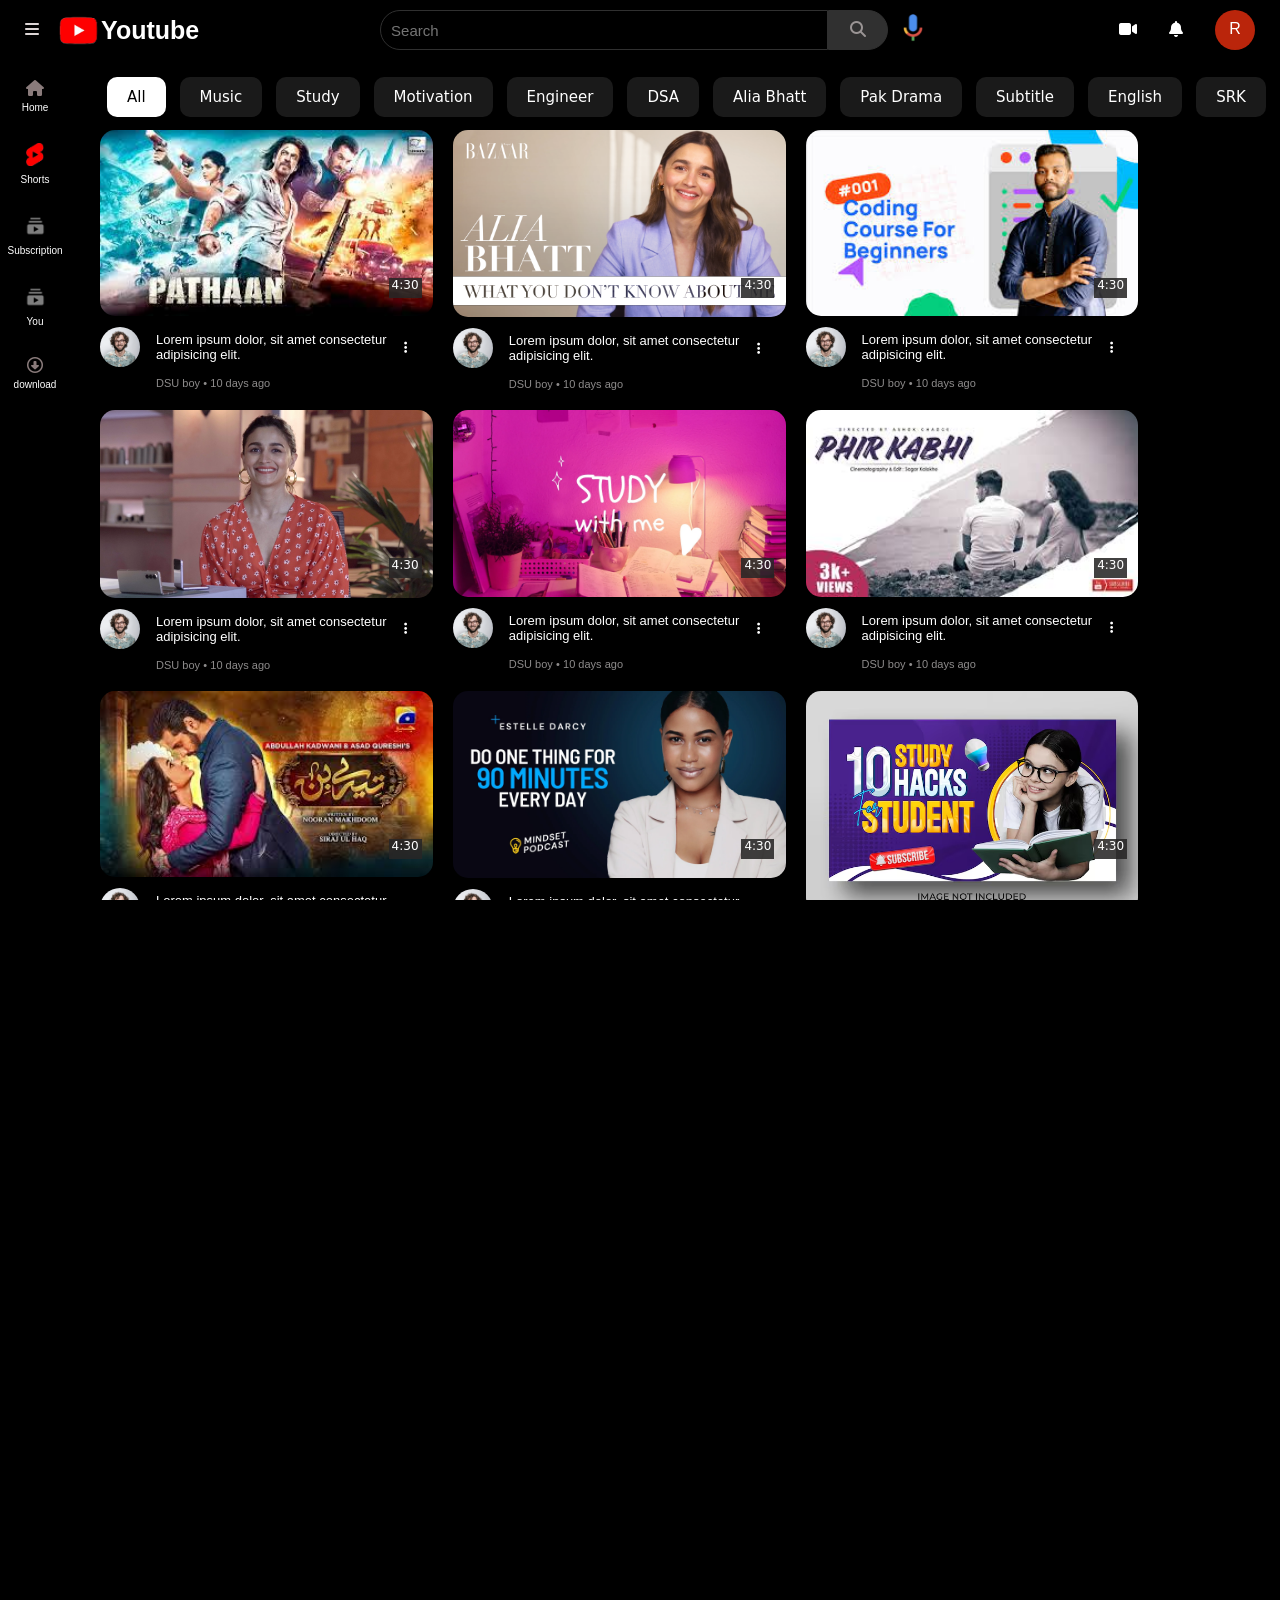
<file: index.html>
<!DOCTYPE html>
<html lang="en">

<head>
    <meta charset="UTF-8" />
    <meta name="viewport" content="width=device-width, initial-scale=1.0" />
    <title>Youtube</title>
    <!-- Adding Favicon -->
    <link rel="icon" href="../image/favicon.png" type="image/png" />

    <!-- adding FontAwesome -->
    <link rel="stylesheet" href="https://cdnjs.cloudflare.com/ajax/libs/font-awesome/6.5.2/css/all.min.css"
        integrity="sha512-SnH5WK+bZxgPHs44uWIX+LLJAJ9/2PkPKZ5QiAj6Ta86w+fsb2TkcmfRyVX3pBnMFcV7oQPJkl9QevSCWr3W6A=="
        crossorigin="anonymous" referrerpolicy="no-referrer" />

    <!-- Adding Css -->
    <link rel="stylesheet" href="./HomePage.css" />

    <!-- Adding CommonProperty Of css -->
    <link rel="stylesheet" href="./CommonProperty.css" />
</head>

<body>
    <!-- Creating Navabar -->

    <nav class="navbar flex">
        <!-- Nav-left -->
        <div class="nav-left flex">
            <div class="icon-menu">
                <i class="fa-solid fa-bars fa-1x" style="color: rgb(220, 213, 213)"></i>
            </div>
            <div class="logo-youtube flex">
                <img src="../image/favicon.png" alt="" />
                <h1>Youtube</h1>
            </div>
        </div>
        <!-- Nav-mid -->
        <div class="nav-mid flex">
            <input type="text" placeholder="Search" />
            <div class="icon-search">
                <i class="fa-solid fa-magnifying-glass" style="color: rgb(154, 148, 148)"></i>
            </div>
            <div class="mic">
                <img src="../image/voice-search.png" alt="" />
            </div>
        </div>
        <div class="nav-right flex">
            <div class="icon-video">
                <i class="fa-solid fa-video" style="color: white"></i>
            </div>
            <div class="icon-notification">
                <i class="fa-solid fa-bell"></i>
            </div>
            <div class="profile-icon">
                <p>R</p>
            </div>
        </div>
        <div class="nav-right2">
            <i class="fa-solid fa-podcast" style="color:white"></i>
            <i class="fa-solid fa-bell"></i>
            <i class="fa-solid fa-magnifying-glass" style="color:white"></i>
        </div>
    </nav>

    <!-- Create SideBar -->
    <div class="content-join">
        <div class="sidebar">
            <div class="side-1">
                <div class="home side-option">
                    <div class="icon-home">
                        <i class="fa-solid fa-house" style="color: hsl(0, 6%, 51%)"></i>
                    </div>
                    <p>Home</p>
                </div>
                <div class="shorts side-option">
                    <div class="icon-shorts">
                        <img src="../image/YT shorts.png" class="image-as-icon">
                    </div>
                    <p>Shorts</p>
                </div>
                <div class="subscribtion side-option">
                    <div class="icon-subscription">
                        <img src="../image/subscriprion.png" alt="" />
                    </div>
                    <p>Subscription</p>
                </div>
            </div>
            <div class="hr"></div>
            <div class="you side-head">
                <pre>You <span>></span></pre>
            </div>
            <div class="side-2">
                <div class="history side-option">
                    <div class="icon-history">
                        <i class="fa-solid fa-clock-rotate-left" style="color: hsl(0, 6%, 51%)"></i>
                    </div>
                    <p>History</p>
                </div>
                <div class="playlist side-option">
                    <div class="icon-playlist">
                        <i class="fa-brands fa-google-play" style="color: hsl(0, 6%, 51%)"></i>
                    </div>
                    <p>Playlists</p>
                </div>
                <div class="watchLater side-option">
                    <div class="icon-watchLater">
                        <i class="fa-regular fa-clock " style="color: hsl(0, 6%, 51%)"></i>
                    </div>
                    <p>Watch Later</p>
                </div>
                <div class="likedVideos side-option">
                    <div class="icon-likedVideos">
                        <i class="fa-regular fa-thumbs-up" style="color: hsl(0, 6%, 51%)"></i>
                    </div>
                    <p>Liked Videos</p>
                </div>
                <div class="download side-option">
                    <div class="icon-download">
                        <i class="fa-regular fa-circle-down" style="color: hsl(0, 6%, 51%)"></i>
                    </div>
                    <p>Downloads</p>
                </div>
            </div>
            <div class="hr"></div>
            <div class="side-head">
                <pre>Explorer</pre>
            </div>
            <div class="side-3">
                <div class="trending side-option">
                    <div class="icon-trending">
                        <i class="fa-solid fa-fire" style="color: hsl(0, 6%, 51%)"></i>
                    </div>
                    <p>Trending</p>
                </div>
                <div class="shopping side-option">
                    <div class="icon-shopping">
                        <i class="fa-solid fa-bag-shopping" style="color: hsl(0, 6%, 51%)"></i>
                    </div>
                    <p>Shopping</p>
                </div>
                <div class="music side-option">
                    <div class="icon-music">
                        <i class="fa-solid fa-music" style="color: hsl(0, 6%, 51%)"></i>
                    </div>
                    <p>Music</p>
                </div>
                <div class="films side-option">
                    <div class="icon-films">
                        <i class="fa-solid fa-clapperboard" style="color: hsl(0, 6%, 51%)"></i>
                    </div>
                    <p>Films</p>
                </div>
                <div class="live side-option">
                    <div class="icon-live">
                        <i class="fa-solid fa-wifi" style="color: hsl(0, 6%, 51%)"></i>
                    </div>
                    <p>Live</p>
                </div>
                <div class="gaming side-option">
                    <div class="icon-gaming">
                        <i class="fa-solid fa-gamepad" style="color: hsl(0, 6%, 51%)"></i>
                    </div>
                    <p>Gaming</p>
                </div>
                <div class="news side-option">
                    <div class="icon-news">
                        <i class="fa-regular fa-newspaper" style="color: hsl(0, 6%, 51%)"></i>
                    </div>
                    <p>News</p>
                </div>
                <div class="sport side-option">
                    <div class="icon-sport">
                        <i class="fa-solid fa-trophy" style="color: hsl(0, 6%, 51%)"></i>
                    </div>
                    <p>Sports</p>
                </div>
                <div class="course side-option">
                    <div class="icon-course">
                        <i class="fa-brands fa-discourse" style="color: hsl(0, 6%, 51%)"></i>
                    </div>
                    <p>Courses</p>
                </div>
                <div class="fashion-beauty side-option">
                    <div class="icon-fashion-beauty">
                        <i class="fa-solid fa-wand-magic-sparkles" style="color: hsl(0, 6%, 51%)"></i>
                    </div>
                    <p>Fashion & Beauty</p>
                </div>
                <div class="podcast side-option">
                    <div class="icon-podcast">
                        <i class="fa-solid fa-podcast" style="color: hsl(0, 6%, 51%)"></i>
                    </div>
                    <p>Podcasts</p>
                </div>
            </div>
            <div class="hr"></div>
            <div class="side-head">
                <pre>More from Youtube</pre>
            </div>
            <div class="side-4">
                <div class="Y-premium side-option">
                    <div class="icon-Y-premium">
                        <img src="../image/favicon.png" class="image-as-icon">
                    </div>
                    <p>Youtube Premium</p>
                </div>
                <div class="Y-music side-option">
                    <div class="icon-Y-music">
                        <img src="../image/YT music.png" class="image-as-icon">
                    </div>
                    <p>Youtube Music</p>
                </div>
                <div class="Y-kid side-option">
                    <div class="icon-Y-kid">
                        <img src="../image/YT kids.png" class="image-as-icon">
                    </div>
                    <p>Youtube Kids</p>
                </div>
            </div>
            <div class="hr"></div>
            <div class="side-5">
                <div class="setting side-option">
                    <div class="icon-setting">
                        <i class="fa-solid fa-gear" style="color: hsl(0, 6%, 51%)"></i>
                    </div>
                    <p>Settings</p>
                </div>
                <div class="report-his side-option">
                    <div class="icon-report-his">
                        <i class="fa-regular fa-flag" style="color: hsl(0, 6%, 51%)"></i>
                    </div>
                    <p>Report History</p>
                </div>
                <div class="help side-option">
                    <div class="icon-help">
                        <i class="fa-regular fa-circle-question" style="color: hsl(0, 6%, 51%)"></i>
                    </div>
                    <p>Help</p>
                </div>
                <div class="send-feed side-option">
                    <div class="icon-send-feed">
                        <i class="fa-regular fa-message" style="color: hsl(0, 6%, 51%)"></i>
                    </div>
                    <p>Send Feedback</p>
                </div>
            </div>
            <div class="hr"></div>
            <div class="side-6">
                <div class="footer">
                    <footer>About Press Copyright Contact Us Creators Advertise Developers</footer>
                    <footer>Terms Privacy Policy & Safety How Youtube works Test new features</footer>
                    <p>@ 2024 Google LLC</p>
                </div>
            </div>
        </div>

        <div class="sidebar2">
            <div class="main">
                <div class="s2-home">
                    <div class="icon-home">
                        <i class="fa-solid fa-house" style="color: hsl(0, 6%, 51%)"></i>
                    </div>
                    <p>Home</p>
                </div>
                <div class="s2-short">
                    <div class="icon-short">
                        <img src="../image/YT shorts.png" class="image-as-icon">
                    </div>
                    <p>Shorts</p>
                </div>
                <div class="s2-subscribe">
                    <div class="icon-subscribe">
                        <div class="icon-subscription">
                            <img src="../image/subscriprion.png" alt="" />
                        </div>
                    </div>
                    <p>Subscription</p>
                </div>
                <div class="s2-you">
                    <div class="icon-you">
                        <div class="icon-subscription">
                            <img src="../image/subscriprion.png" alt="" />
                        </div>
                    </div>
                    <p>You</p>
                </div>
                <div class="s2-download">
                    <div class="icon-download">
                        <div class="icon-download">
                            <i class="fa-regular fa-circle-down" style="color: hsl(0, 6%, 51%)"></i>
                        </div>
                    </div>
                    <p>download</p>
                </div>
            </div>
        </div>
        <!-- Filter buttons -->
        <div class="filter-btns">
            <button class="btn-all active" data-name="all">All</button>
            <button class="btn-music" data-name="Music">Music</button>
            <button class="btn-study" data-name="Study">Study</button>
            <button class="btn-motivation" data-name="Motivation">Motivation</button>
            <button class="btn-engineer" data-name="Engineer">Engineer</button>
            <button class="btn-DSA" data-name="DSA">DSA</button>
            <button class="btn-aliaBhatt" data-name="Alia Bhatt">Alia Bhatt</button>

            <button class="btn-drama" data-name="Pak Drama">Pak Drama</button>
            <button class="btn-subtitle" data-name="Subtitle">Subtitle</button>
            <button class="btn-english" data-name="English">English</button>
            <button class="btn-srk" data-name="SRK">SRK</button>
            <button class="btn-film" data-name="Film">Film</button>
            <button class="btn-upsc" data-name="UPSC">UPSC</button>


        </div>

    </div>
    <div class="container">
        <div class="banner">
            <img src="../image/toolset.png" class="banner-img">
        </div>
        <div class="thumbnail-container" data-name="Film" >
            <div class="thumb">
                <a href="./VideoPlay.html"><img src="../image/thumbnails/film1.jpg" class="thumbnail"></a>

                <p class="time-stamp">4:30</p>
            </div>
            <div class="vid-profile">
                <img src="../image/Jack.png">
                <p class="vid-detail">Lorem ipsum dolor, sit amet consectetur adipisicing elit.</p>
                <i class="fa-solid fa-ellipsis-vertical"></i>
            </div>
            <div class="vid-channel">
                <p class="channel-name">DSU boy</p>
                <p>•</p>
                <p class="post-date">10 days ago</p>
            </div>
        </div>
        <div class="thumbnail-container" data-name="Alia Bhatt">
            <div class="thumb">
                <a href="./VideoPlay.html"><img src="../image/thumbnails/alia1.png" class="thumbnail" ></a>

                <p class="time-stamp">4:30</p>
            </div>
            <div class="vid-profile">
                <img src="../image/Jack.png">
                <p class="vid-detail">Lorem ipsum dolor, sit amet consectetur adipisicing elit.</p>
                <i class="fa-solid fa-ellipsis-vertical"></i>
            </div>
            <div class="vid-channel">
                <p class="channel-name">DSU boy</p>
                <p>•</p>
                <p class="post-date">10 days ago</p>
            </div>
        </div>
        <div class="thumbnail-container" data-name="Study">
            <div class="thumb">
                <a href="./VideoPlay.html"><img src="../image/thumbnails/coding1" class="thumbnail"></a>

                <p class="time-stamp">4:30</p>
            </div>
            <div class="vid-profile">
                <img src="../image/Jack.png">
                <p class="vid-detail">Lorem ipsum dolor, sit amet consectetur adipisicing elit.</p>
                <i class="fa-solid fa-ellipsis-vertical"></i>
            </div>
            <div class="vid-channel">
                <p class="channel-name">DSU boy</p>
                <p>•</p>
                <p class="post-date">10 days ago</p>
            </div>
        </div>
        <div class="thumbnail-container" data-name="Alia Bhatt">
            <div class="thumb">
                <a href="./VideoPlay.html"><img src="../image/thumbnails/alia2.jpg" class="thumbnail"></a>

                <p class="time-stamp">4:30</p>
            </div>
            <div class="vid-profile">
                <img src="../image/Jack.png">
                <p class="vid-detail">Lorem ipsum dolor, sit amet consectetur adipisicing elit.</p>
                <i class="fa-solid fa-ellipsis-vertical"></i>
            </div>
            <div class="vid-channel">
                <p class="channel-name">DSU boy</p>
                <p>•</p>
                <p class="post-date">10 days ago</p>
            </div>
        </div>
        <div class="thumbnail-container" data-name="Study">
            <div class="thumb">
                <a href="./VideoPlay.html"><img src="../image/thumbnails/study1.webp" class="thumbnail"></a>

                <p class="time-stamp">4:30</p>
            </div>
            <div class="vid-profile">
                <img src="../image/Jack.png">
                <p class="vid-detail">Lorem ipsum dolor, sit amet consectetur adipisicing elit.</p>
                <i class="fa-solid fa-ellipsis-vertical"></i>
            </div>
            <div class="vid-channel">
                <p class="channel-name">DSU boy</p>
                <p>•</p>
                <p class="post-date">10 days ago</p>
            </div>
        </div>
        <div class="thumbnail-container" data-name="Music">
            <div class="thumb">
                <a href="./VideoPlay.html"><img src="../image/thumbnails/music1.jpg" class="thumbnail"></a>

                <p class="time-stamp">4:30</p>
            </div>
            <div class="vid-profile">
                <img src="../image/Jack.png">
                <p class="vid-detail">Lorem ipsum dolor, sit amet consectetur adipisicing elit.</p>
                <i class="fa-solid fa-ellipsis-vertical"></i>
            </div>
            <div class="vid-channel">
                <p class="channel-name">DSU boy</p>
                <p>•</p>
                <p class="post-date">10 days ago</p>
            </div>
        </div>
        <div class="thumbnail-container" data-name="Pak Drama">
            <div class="thumb">
                <a href="./VideoPlay.html"><img src="../image/thumbnails/pak1.jpg" class="thumbnail"></a>

                <p class="time-stamp">4:30</p>
            </div>
            <div class="vid-profile">
                <img src="../image/Jack.png">
                <p class="vid-detail">Lorem ipsum dolor, sit amet consectetur adipisicing elit.</p>
                <i class="fa-solid fa-ellipsis-vertical"></i>
            </div>
            <div class="vid-channel">
                <p class="channel-name">DSU boy</p>
                <p>•</p>
                <p class="post-date">10 days ago</p>
            </div>
        </div>
        <div class="thumbnail-container" data-name="Motivation">
            <div class="thumb">
                <a href="./VideoPlay.html"><img src="../image/thumbnails/motivation.webp" class="thumbnail"></a>

                <p class="time-stamp">4:30</p>
            </div>
            <div class="vid-profile">
                <img src="../image/Jack.png">
                <p class="vid-detail">Lorem ipsum dolor, sit amet consectetur adipisicing elit.</p>
                <i class="fa-solid fa-ellipsis-vertical"></i>
            </div>
            <div class="vid-channel">
                <p class="channel-name">DSU boy</p>
                <p>•</p>
                <p class="post-date">10 days ago</p>
            </div>
        </div>
        <div class="thumbnail-container" data-name="Study">
            <div class="thumb">
                <a href="./VideoPlay.html"><img src="../image/thumbnails/study2.avif" class="thumbnail"></a>

                <p class="time-stamp">4:30</p>
            </div>
            <div class="vid-profile">
                <img src="../image/Jack.png">
                <p class="vid-detail">Lorem ipsum dolor, sit amet consectetur adipisicing elit.</p>
                <i class="fa-solid fa-ellipsis-vertical"></i>
            </div>
            <div class="vid-channel">
                <p class="channel-name">DSU boy</p>
                <p>•</p>
                <p class="post-date">10 days ago</p>
            </div>
        </div>
        <div class="thumbnail-container" data-name="Alia">
            <div class="thumb">
                <a href="./VideoPlay.html"><img src="../image/thumbnails/alia3.jpg" class="thumbnail"></a>

                <p class="time-stamp">4:30</p>
            </div>
            <div class="vid-profile">
                <img src="../image/Jack.png">
                <p class="vid-detail">Lorem ipsum dolor, sit amet consectetur adipisicing elit.</p>
                <i class="fa-solid fa-ellipsis-vertical"></i>
            </div>
            <div class="vid-channel">
                <p class="channel-name">DSU boy</p>
                <p>•</p>
                <p class="post-date">10 days ago</p>
            </div>
        </div>
        <div class="thumbnail-container" data-name="Study">
            <div class="thumb">
                <a href="./VideoPlay.html"><img src="../image/thumbnails/coding2" class="thumbnail"></a>

                <p class="time-stamp">4:30</p>
            </div>
            <div class="vid-profile">
                <img src="../image/Jack.png">
                <p class="vid-detail">Lorem ipsum dolor, sit amet consectetur adipisicing elit.</p>
                <i class="fa-solid fa-ellipsis-vertical"></i>
            </div>
            <div class="vid-channel">
                <p class="channel-name">DSU boy</p>
                <p>•</p>
                <p class="post-date">10 days ago</p>
            </div>
        </div>
        <div class="thumbnail-container" data-name="Music">
            <div class="thumb">
                <a href="./VideoPlay.html"><img src="../image/thumbnails/music3.jpg" class="thumbnail"></a>

                <p class="time-stamp">4:30</p>
            </div>
            <div class="vid-profile">
                <img src="../image/Jack.png">
                <p class="vid-detail">Lorem ipsum dolor, sit amet consectetur adipisicing elit.</p>
                <i class="fa-solid fa-ellipsis-vertical"></i>
            </div>
            <div class="vid-channel">
                <p class="channel-name">DSU boy</p>
                <p>•</p>
                <p class="post-date">10 days ago</p>
            </div>
        </div>
        <div class="thumbnail-container" data-name="Music">
            <div class="thumb">
                <a href="./VideoPlay.html"><img src="../image/thumbnails/music2.jpg" class="thumbnail"></a>

                <p class="time-stamp">4:30</p>
            </div>
            <div class="vid-profile">
                <img src="../image/Jack.png">
                <p class="vid-detail">Lorem ipsum dolor, sit amet consectetur adipisicing elit.</p>
                <i class="fa-solid fa-ellipsis-vertical"></i>
            </div>
            <div class="vid-channel">
                <p class="channel-name">DSU boy</p>
                <p>•</p>
                <p class="post-date">10 days ago</p>
            </div>
        </div>
        <div class="thumbnail-container" data-name="Pak Drama">
            <div class="thumb">
                <a href="./VideoPlay.html"><img src="../image/thumbnails/pak2.jpg" class="thumbnail"></a>

                <p class="time-stamp">4:30</p>
            </div>
            <div class="vid-profile">
                <img src="../image/Jack.png">
                <p class="vid-detail">Lorem ipsum dolor, sit amet consectetur adipisicing elit.</p>
                <i class="fa-solid fa-ellipsis-vertical"></i>
            </div>
            <div class="vid-channel">
                <p class="channel-name">DSU boy</p>
                <p>•</p>
                <p class="post-date">10 days ago</p>
            </div>
        </div>
        <div class="thumbnail-container" data-name="SRK">
            <div class="thumb">
                <a href="./VideoPlay.html"><img src="../image/thumbnails/SRK.jpg" class="thumbnail"></a>

                <p class="time-stamp">4:30</p>
            </div>
            <div class="vid-profile">
                <img src="../image/Jack.png">
                <p class="vid-detail">Lorem ipsum dolor, sit amet consectetur adipisicing elit.</p>
                <i class="fa-solid fa-ellipsis-vertical"></i>
            </div>
            <div class="vid-channel">
                <p class="channel-name">DSU boy</p>
                <p>•</p>
                <p class="post-date">10 days ago</p>
            </div>
        </div>
        <div class="shortHead shorts">
            <div class="short-heading">
                <img src="../image/YT shorts.png" alt="">
                <h3>Shorts</h3>
            </div>
            <div class="cut-shorts">
                <button class="shortsHide">X</button>
            </div>
          
        </div>
        <div class="thumbnail-container shorts">
            <div class="thumb">
                <a href="./VideoPlay.html"><img src="../image/shorts/short1.jpg" class="thumbnail-shorts"></a>

                
            </div>
            <div class="short-profile">
                <img src="../image/Jack.png">
                <p class="vid-detail">Lorem ipsum dolor, sit amet consectetur adipisicing elit.</p>
                <i class="fa-solid fa-ellipsis-vertical"></i>
            </div>
            <div class="vid-channel">
                <p class="channel-name">DSU boy</p>
                <p>•</p>
                <p class="post-date">10 days ago</p>
            </div>
        </div>
        <div class="thumbnail-container shorts">
            <div class="thumb">
                <a href="./VideoPlay.html"><img src="../image/shorts/short2.jpg" class="thumbnail-shorts"></a>

                
            </div>
            <div class="short-profile">
                <img src="../image/Jack.png">
                <p class="vid-detail">Lorem ipsum dolor, sit amet consectetur adipisicing elit.</p>
                <i class="fa-solid fa-ellipsis-vertical"></i>
            </div>
            <div class="vid-channel">
                <p class="channel-name">DSU boy</p>
                <p>•</p>
                <p class="post-date">10 days ago</p>
            </div>
        </div>
        <div class="thumbnail-container shorts" >
            <div class="thumb">
                <a href="./VideoPlay.html"><img src="../image/shorts/short3.jpg" class="thumbnail-shorts"></a>

                
            </div>
            <div class="short-profile">
                <img src="../image/Jack.png">
                <p class="vid-detail">Lorem ipsum dolor, sit amet consectetur adipisicing elit.</p>
                <i class="fa-solid fa-ellipsis-vertical"></i>
            </div>
            <div class="vid-channel">
                <p class="channel-name">DSU boy</p>
                <p>•</p>
                <p class="post-date">10 days ago</p>
            </div>
        </div>
        <div class="thumbnail-container shorts" >
            <div class="thumb">
                <a href="./VideoPlay.html"><img src="../image/shorts/short4.jpg" class="thumbnail-shorts"></a>

                
            </div>
            <div class="short-profile">
                <img src="../image/Jack.png">
                <p class="vid-detail">Lorem ipsum dolor, sit amet consectetur adipisicing elit.</p>
                <i class="fa-solid fa-ellipsis-vertical"></i>
            </div>
            <div class="vid-channel">
                <p class="channel-name">DSU boy</p>
                <p>•</p>
                <p class="post-date">10 days ago</p>
            </div>
        </div>
    </div>
    <!-- Adding Homepage JS -->
    <script src="./HomePage.js"></script>
    <script src="./VideoPlay.js"></script>
</body>

</html>
</file>
<file: HomePage.css>
* {
  margin: 0;
  padding: 0;
  box-sizing: border-box;
  font-family: sans-serif;
}
html,
body {
  width: 100vw;
  height: 100vh;
  background-color: black;
  color: white;
  overflow-x: hidden;
  overflow-y: auto;
  position: relative;
}

/* Navbar */
.navbar {
  width: 100vw;

  height: 60px;
  padding: 25px;
  justify-content: space-between;
  position: fixed;
  z-index: 2;
  background-color: black;
}
.nav-left {
  gap: 1.6vw;
}
.logo-youtube {
  gap: 0.1rem;
}
.logo-youtube img {
  width: 40px;
}
.logo-youtube h1 {
  font-family: Arial;
  font-size: 25px;
}

.nav-mid input {
  border: 1px solid black;
  background-color: transparent;
  font-size: 15px;
  width: 35vw;

  border: 1px solid hsl(0, 0%, 18.82%);
  height: 40px;
  border-top-left-radius: 25px;
  border-bottom-left-radius: 25px;

  padding: 10px;
}
.nav-mid .icon-search {
  border: 1px solid black;
  background-color: transparent;
  font-weight: bold;
  width: 60px;
  border: 1px solid hsl(0, 0%, 18.82%);
  height: 40px;
  border-top-right-radius: 25px;
  border-bottom-right-radius: 25px;
  background-color: hsl(0, 0%, 18.82%);

  padding: 10px;
  text-align: center;
}
.mic img {
  width: 20px;
  margin: 15px;
}
.nav-right {
  gap: 2rem;
}
.nav-right .profile-icon {
  width: 40px;
  height: 40px;
  background-color: rgb(186, 37, 11);
  text-align: center;
  border-radius: 50%;
}
.nav-right .profile-icon p {
  padding: 10px;
}

.nav-right2 i,
.nav-right2 {
  display: none;
}
/* Sidebar */

.sidebar {
  width: 230px;
  height: 90%;
  margin-top: 70px;
  font-weight: 10px;
  display: block;
  position: fixed;
}

.sidebar:hover {
  overflow-y: auto;
  overflow-x: hidden;
  scrollbar-width: thin;
  scrollbar-color: hsl(0, 1%, 53%) black;
}

.icon-subscription img {
  width: 22px;
}
span {
  font-weight: 700;
  color: hsl(0, 6%, 73%);
}
.side-5 {
  margin-bottom: 20px;
  padding-bottom: 5px;
}
.footer {
  color: grey;
  margin: 20px;
  word-spacing: 2mm;
  font-size: small;
  padding: 10px;
}
.footer footer {
  margin-bottom: 15px;
  font-weight: 600;
}
.sidebar2 {
  width: 70px;
  height: 100%;
  margin-top: 80px;
  font-weight: 10px;
  text-align: center;
  /* position: absolute; */
  display: none;
}

.s2-home,
.s2-short,
.s2-subscribe,
.s2-you {
  margin-bottom: 30px;
}

.sidebar2 p {
  margin-top: 4px;
  color: white;
  font-size: x-small;
}

/* Filter buttons */

.filter-btns {
  width: 1200px;

  height: 65px;
  display: flex;
  flex-wrap: nowrap;

  position: absolute;
  top: 70px;
  left: 250px;
  overflow-x: auto;
  overflow-y: hidden;
}
/* .filter-btns::-webkit-scrollbar{
  width: 10px;
} */
.filter-btns {
  overflow-x: auto;
  overflow-y: hidden;
  scrollbar-width: none;
  scrollbar-color: black black;
  scroll-behavior: smooth;
}
.filter-btns button {
  background-color: rgba(255, 255, 255, 0.1);
  color: white;
  border: none;
  height: 40px;
  border-radius: 10px;
  width: auto;
  padding-left: 20px;
  padding-right: 20px;
  margin: 7px;
  font-size: 15px;
  font-weight: 500;
  text-wrap: nowrap;
  font-family: system-ui, -apple-system, BlinkMacSystemFont, "Segoe UI", Roboto,
    Oxygen, Ubuntu, Cantarell, "Open Sans", "Helvetica Neue", sans-serif;
}
.content-join {
  display: flex;
  gap: 2rem;
}
/* banner&container of youtube videos */

.container {
  width: 90vw;
  height: 100%;
  position: absolute;
  background-color: transparent;
  left: 260px;
  top: 130px;
  display: flex;
  flex-wrap: wrap;
  gap: 20px;
}

.banner img {
  height: 400px;
  width: 81vw;
  background: transparent;
}
.thumb {
  position: relative;
}
.thumbnail {
  position: relative;
  width: 26vw;
  border-radius: 15px;
  margin-bottom: 7px;
}
.vid-profile {
  display: flex;
  align-items: center;
  justify-content: space-between;
  gap: 1rem;
  width: 24vw;
  font-size: 13px;
}
.vid-profile img {
  width: 40px;
  height: 40px;
  border-radius: 50%;
}
.vid-channel {
  display: flex;
  gap: 0.2rem;
  align-items: center;
  margin-top: 10px;
  color: hsl(0, 1%, 55%);
  font-size: 11px;
  margin-left: 56px;
}
/* filter button css */

button.active {
  background-color: white;
  color: black;
}
.hide {
  display: none;
}
.time-stamp {
  background-color: rgba(39, 38, 38, 0.875);
  color: white;
  border: none;
  height: 20px;
  top: 11vw;
  left: 22vw;
  width: fit-content;
  padding-left: 3px;
  padding-right: 3px;
  position: absolute;
  margin: 7px;
  font-size: 12px;
  font-weight: 500;
  text-wrap: nowrap;
  font-family: system-ui, -apple-system, BlinkMacSystemFont, "Segoe UI", Roboto,
    Oxygen, Ubuntu, Cantarell, "Open Sans", "Helvetica Neue", sans-serif;
}
.shortHead{
  width: 85%;
  height: 30px;
  display: flex;
  align-items: center;
  justify-content: space-between;
  margin-bottom: 15px;
}
.short-heading img{
  width: 30px;
}
.short-heading{
  display: flex;
  align-items: center;
  justify-content: center;
  gap: 1rem;
}
.cut-shorts button{
background-color: black;
border: none;
color: white;
font-size: 17px;

}
.thumbnail-shorts{
  position: relative;
  width: 18vw;
  border-radius: 15px;
  margin-bottom: 7px;
}
.short-profile{
  display: flex;
  align-items: center;
  justify-content: space-between;
  gap: 1rem;
  width: 20vw;
  font-size: 13px;
}
.short-profile img {
  width: 40px;
  height: 40px;
  border-radius: 50%;
}

/* media query for navbar */

@media (max-width: 700px) {
  .nav-left i {
    display: none;
  }
  .navbar {
    padding: 15px;
  }
  .nav-mid input,
  .nav-mid .icon-search,
  .nav-mid .mic {
    display: none;
  }
  .nav-right .profile-icon,
  .nav-right i {
    display: none;
  }
  .nav-right2 {
    display: flex;
    gap: 2rem;
  }
  .nav-right2 i {
    display: block;
  }

  .sidebar {
    display: none;
  }
  .banner {
    display: none;
  }
}
/* media query for sidebar */
@media (max-width: 1300px) and (min-width: 500px) {
  .sidebar2 {
    display: block;
  }
  .sidebar {
    display: none;
  }
  .filter-btns {
    left: 100px;
  }
  .container {
    left: 100px;
  }
  .banner {
    display: none;
  }
 
  
}
@media (max-width: 1100px) {
  .thumbnail {
    width: 40vw;
  }
  .vid-profile {
    width: 40vw;
  }
  .time-stamp {
    left: 35vw;
    top: 20vw;
  }
}
@media (max-width: 700px) {
  .sidebar2 {
    display: none;
  }

  .container {
    left: -7px;
  }
  .thumbnail {
    border-radius: 0px;
    width: 390px;
  }
  .filter-btns {
    left: 10px;
  }
  .banner {
    display: none;
  }
}
@media (max-width: 700px) {
  .thumbnail {
    width: 80vw;
  }
  .vid-profile {
    width: 72vw;
  }
  .time-stamp {
    left: 73vw;
    top: 37vw;
  }
  .sidebar2 {
    display: none;
  }
  .container {
    left: 40px;
  }
}
@media (max-width: 450px) {
  .sidebar2 {
    display: none;
  }

  .container {
    left: -7px;
    right: -10px;
  }
  .thumbnail {
    border-radius: 0px;
    width: 400px;
  }
  .vid-profile {
    width: 390;
  }
  .time-stamp {
    left: 350px;
    top: 180px;
  }
  .filter-btns {
    left: 10px;
  }

  .banner {
    display: none;
  }
}
/* shorts media query */
@media (max-width:1100px) {
  .thumbnail-shorts{
    width: 40vw;
  }
  .short-profile {
    width: 40vw;
  }
}
@media (max-width:500px) {
 
  .short-profile img{
    display: none;
  }
  .short-heading i{
    display: none;
  }
  .vid-channel{
    display: none;
  }
}
</file>
<file: CommonProperty.css>
.flex {
  display: flex;
  align-items: center;
}
.side-option {
  padding: 25px;
  width: 210px;
  height: 40px;
  display: flex;
  align-items: center;
  gap: 1.5rem;
  border-radius: 10px;
}
.side-option:hover {
  background-color: hsl(0, 0%, 18.82%);
}
.hr {
  margin: 15px;
  width: 210px;
  height: 1px;
  background-color: hsl(0, 0%, 18.82%);
}
.side-head {
  margin: 20px;
  font-weight: 700;
}
.image-as-icon {
  width: 18px;
}
</file>
<file: css/HomePage.css>
* {
  margin: 0;
  padding: 0;
  box-sizing: border-box;
  font-family: sans-serif;
}
html,
body {
  width: 100vw;
  height: 100vh;
  background-color: black;
  color: white;
  overflow-x: hidden;
  overflow-y: auto;
  position: relative;
}

/* Navbar */
.navbar {
  width: 100vw;

  height: 60px;
  padding: 25px;
  justify-content: space-between;
  position: fixed;
  z-index: 2;
  background-color: black;
}
.nav-left {
  gap: 1.6vw;
}
.logo-youtube {
  gap: 0.1rem;
}
.logo-youtube img {
  width: 40px;
}
.logo-youtube h1 {
  font-family: Arial;
  font-size: 25px;
}

.nav-mid input {
  border: 1px solid black;
  background-color: transparent;
  font-size: 15px;
  width: 35vw;

  border: 1px solid hsl(0, 0%, 18.82%);
  height: 40px;
  border-top-left-radius: 25px;
  border-bottom-left-radius: 25px;

  padding: 10px;
}
.nav-mid .icon-search {
  border: 1px solid black;
  background-color: transparent;
  font-weight: bold;
  width: 60px;
  border: 1px solid hsl(0, 0%, 18.82%);
  height: 40px;
  border-top-right-radius: 25px;
  border-bottom-right-radius: 25px;
  background-color: hsl(0, 0%, 18.82%);

  padding: 10px;
  text-align: center;
}
.mic img {
  width: 20px;
  margin: 15px;
}
.nav-right {
  gap: 2rem;
}
.nav-right .profile-icon {
  width: 40px;
  height: 40px;
  background-color: rgb(186, 37, 11);
  text-align: center;
  border-radius: 50%;
}
.nav-right .profile-icon p {
  padding: 10px;
}

.nav-right2 i,
.nav-right2 {
  display: none;
}
/* Sidebar */

.sidebar {
  width: 230px;
  height: 90%;
  margin-top: 70px;
  font-weight: 10px;
  display: block;
  position: fixed;
}

.sidebar:hover {
  overflow-y: auto;
  overflow-x: hidden;
  scrollbar-width: thin;
  scrollbar-color: hsl(0, 1%, 53%) black;
}

.icon-subscription img {
  width: 22px;
}
span {
  font-weight: 700;
  color: hsl(0, 6%, 73%);
}
.side-5 {
  margin-bottom: 20px;
  padding-bottom: 5px;
}
.footer {
  color: grey;
  margin: 20px;
  word-spacing: 2mm;
  font-size: small;
  padding: 10px;
}
.footer footer {
  margin-bottom: 15px;
  font-weight: 600;
}
.sidebar2 {
  width: 70px;
  height: 100%;
  margin-top: 80px;
  font-weight: 10px;
  text-align: center;
  /* position: absolute; */
  display: none;
}

.s2-home,
.s2-short,
.s2-subscribe,
.s2-you {
  margin-bottom: 30px;
}

.sidebar2 p {
  margin-top: 4px;
  color: white;
  font-size: x-small;
}

/* Filter buttons */

.filter-btns {
  width: 1200px;

  height: 65px;
  display: flex;
  flex-wrap: nowrap;

  position: absolute;
  top: 70px;
  left: 250px;
  overflow-x: auto;
  overflow-y: hidden;
}
/* .filter-btns::-webkit-scrollbar{
  width: 10px;
} */
.filter-btns {
  overflow-x: auto;
  overflow-y: hidden;
  scrollbar-width: none;
  scrollbar-color: black black;
  scroll-behavior: smooth;
}
.filter-btns button {
  background-color: rgba(255, 255, 255, 0.1);
  color: white;
  border: none;
  height: 40px;
  border-radius: 10px;
  width: auto;
  padding-left: 20px;
  padding-right: 20px;
  margin: 7px;
  font-size: 15px;
  font-weight: 500;
  text-wrap: nowrap;
  font-family: system-ui, -apple-system, BlinkMacSystemFont, "Segoe UI", Roboto,
    Oxygen, Ubuntu, Cantarell, "Open Sans", "Helvetica Neue", sans-serif;
}
.content-join {
  display: flex;
  gap: 2rem;
}
/* banner&container of youtube videos */

.container {
  width: 90vw;
  height: 100%;
  position: absolute;
  background-color: transparent;
  left: 260px;
  top: 130px;
  display: flex;
  flex-wrap: wrap;
  gap: 20px;
}

.banner img {
  height: 400px;
  width: 81vw;
  background: transparent;
}
.thumb {
  position: relative;
}
.thumbnail {
  position: relative;
  width: 26vw;
  border-radius: 15px;
  margin-bottom: 7px;
}
.vid-profile {
  display: flex;
  align-items: center;
  justify-content: space-between;
  gap: 1rem;
  width: 24vw;
  font-size: 13px;
}
.vid-profile img {
  width: 40px;
  height: 40px;
  border-radius: 50%;
}
.vid-channel {
  display: flex;
  gap: 0.2rem;
  align-items: center;
  margin-top: 10px;
  color: hsl(0, 1%, 55%);
  font-size: 11px;
  margin-left: 56px;
}
/* filter button css */

button.active {
  background-color: white;
  color: black;
}
.hide {
  display: none;
}
.time-stamp {
  background-color: rgba(39, 38, 38, 0.875);
  color: white;
  border: none;
  height: 20px;
  top: 11vw;
  left: 22vw;
  width: fit-content;
  padding-left: 3px;
  padding-right: 3px;
  position: absolute;
  margin: 7px;
  font-size: 12px;
  font-weight: 500;
  text-wrap: nowrap;
  font-family: system-ui, -apple-system, BlinkMacSystemFont, "Segoe UI", Roboto,
    Oxygen, Ubuntu, Cantarell, "Open Sans", "Helvetica Neue", sans-serif;
}
.shortHead{
  width: 85%;
  height: 30px;
  display: flex;
  align-items: center;
  justify-content: space-between;
  margin-bottom: 15px;
}
.short-heading img{
  width: 30px;
}
.short-heading{
  display: flex;
  align-items: center;
  justify-content: center;
  gap: 1rem;
}
.cut-shorts button{
background-color: black;
border: none;
color: white;
font-size: 17px;

}
.thumbnail-shorts{
  position: relative;
  width: 18vw;
  border-radius: 15px;
  margin-bottom: 7px;
}
.short-profile{
  display: flex;
  align-items: center;
  justify-content: space-between;
  gap: 1rem;
  width: 20vw;
  font-size: 13px;
}
.short-profile img {
  width: 40px;
  height: 40px;
  border-radius: 50%;
}

/* media query for navbar */

@media (max-width: 700px) {
  .nav-left i {
    display: none;
  }
  .navbar {
    padding: 15px;
  }
  .nav-mid input,
  .nav-mid .icon-search,
  .nav-mid .mic {
    display: none;
  }
  .nav-right .profile-icon,
  .nav-right i {
    display: none;
  }
  .nav-right2 {
    display: flex;
    gap: 2rem;
  }
  .nav-right2 i {
    display: block;
  }

  .sidebar {
    display: none;
  }
  .banner {
    display: none;
  }
}
/* media query for sidebar */
@media (max-width: 1300px) and (min-width: 500px) {
  .sidebar2 {
    display: block;
  }
  .sidebar {
    display: none;
  }
  .filter-btns {
    left: 100px;
  }
  .container {
    left: 100px;
  }
  .banner {
    display: none;
  }
 
  
}
@media (max-width: 1100px) {
  .thumbnail {
    width: 40vw;
  }
  .vid-profile {
    width: 40vw;
  }
  .time-stamp {
    left: 35vw;
    top: 20vw;
  }
}
@media (max-width: 700px) {
  .sidebar2 {
    display: none;
  }

  .container {
    left: -7px;
  }
  .thumbnail {
    border-radius: 0px;
    width: 390px;
  }
  .filter-btns {
    left: 10px;
  }
  .banner {
    display: none;
  }
}
@media (max-width: 700px) {
  .thumbnail {
    width: 80vw;
  }
  .vid-profile {
    width: 72vw;
  }
  .time-stamp {
    left: 73vw;
    top: 37vw;
  }
  .sidebar2 {
    display: none;
  }
  .container {
    left: 40px;
  }
}
@media (max-width: 450px) {
  .sidebar2 {
    display: none;
  }

  .container {
    left: -7px;
    right: -10px;
  }
  .thumbnail {
    border-radius: 0px;
    width: 400px;
  }
  .vid-profile {
    width: 390;
  }
  .time-stamp {
    left: 350px;
    top: 180px;
  }
  .filter-btns {
    left: 10px;
  }

  .banner {
    display: none;
  }
}
/* shorts media query */
@media (max-width:1100px) {
  .thumbnail-shorts{
    width: 40vw;
  }
  .short-profile {
    width: 40vw;
  }
}
@media (max-width:500px) {
 
  .short-profile img{
    display: none;
  }
  .short-heading i{
    display: none;
  }
  .vid-channel{
    display: none;
  }
}
</file>
<file: css/CommonProperty.css>
.flex {
  display: flex;
  align-items: center;
}
.side-option {
  padding: 25px;
  width: 210px;
  height: 40px;
  display: flex;
  align-items: center;
  gap: 1.5rem;
  border-radius: 10px;
}
.side-option:hover {
  background-color: hsl(0, 0%, 18.82%);
}
.hr {
  margin: 15px;
  width: 210px;
  height: 1px;
  background-color: hsl(0, 0%, 18.82%);
}
.side-head {
  margin: 20px;
  font-weight: 700;
}
.image-as-icon {
  width: 18px;
}
</file>
